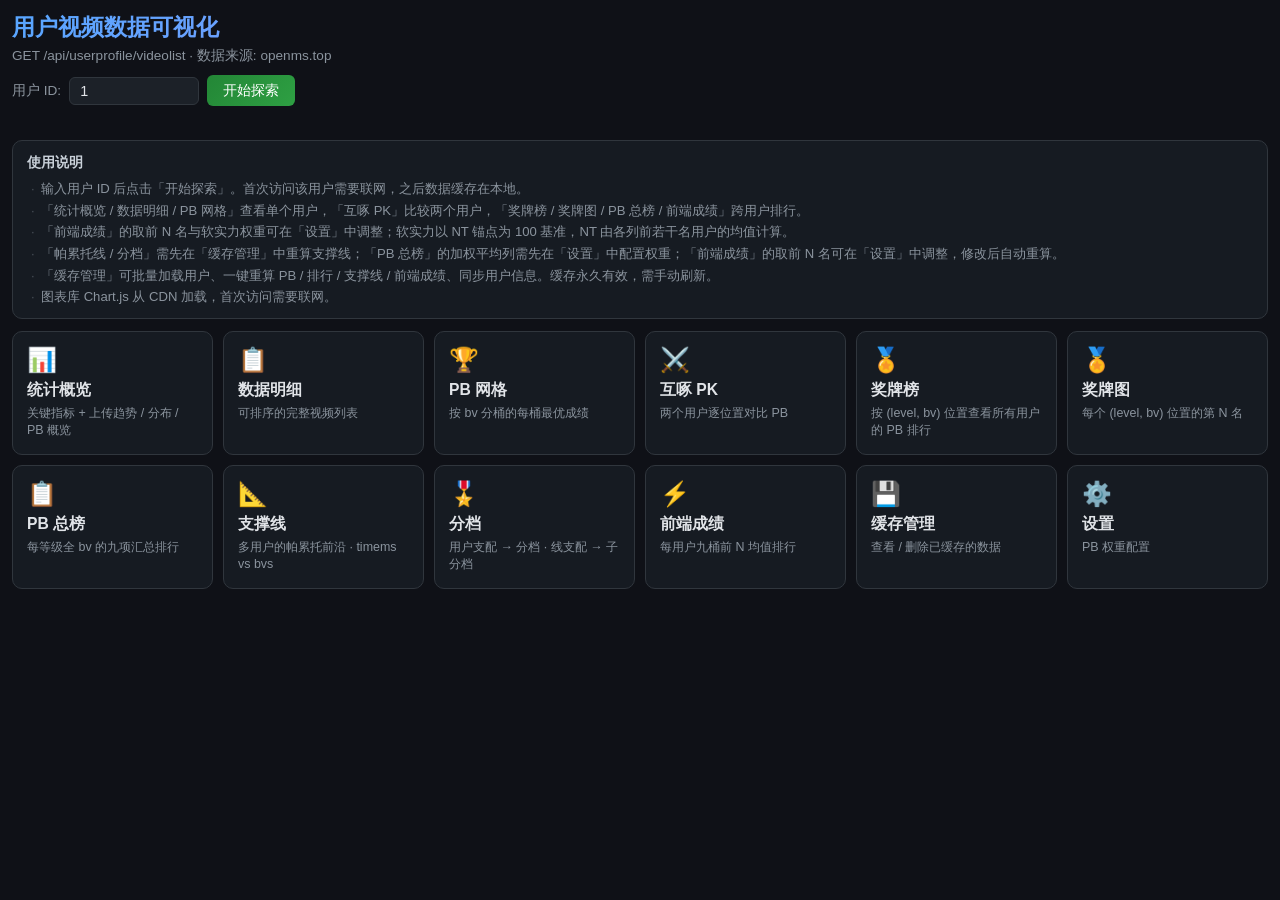
<file: index.html>
<!DOCTYPE html>
<html lang="zh-CN">
<head>
  <meta charset="UTF-8">
  <meta name="viewport" content="width=device-width, initial-scale=1.0">
  <title>用户视频数据可视化</title>
  <link rel="stylesheet" href="css/base.css">
  <link rel="stylesheet" href="css/components.css">
</head>
<body>
  <h1>用户视频数据可视化</h1>
  <p class="subtitle">GET /api/userprofile/videolist · 数据来源: openms.top</p>

  <div class="controls">
    <label for="userId">用户 ID:</label>
    <input type="number" id="userId" placeholder="例如 1" value="1" min="1">
    <button onclick="nav('stats.html')">开始探索</button>
  </div>
  <div class="status" id="prefetchTip"></div>

  <div class="usage-note">
    <strong>使用说明</strong>
    <ul>
      <li>输入用户 ID 后点击「开始探索」。首次访问该用户需要联网，之后数据缓存在本地。</li>
      <li>「统计概览 / 数据明细 / PB 网格」查看单个用户，「互啄 PK」比较两个用户，「奖牌榜 / 奖牌图 / PB 总榜 / 前端成绩」跨用户排行。</li>
      <li>「前端成绩」的取前 N 名与软实力权重可在「设置」中调整；软实力以 NT 锚点为 100 基准，NT 由各列前若干名用户的均值计算。</li>
      <li>「帕累托线 / 分档」需先在「缓存管理」中重算支撑线；「PB 总榜」的加权平均列需先在「设置」中配置权重；「前端成绩」的取前 N 名可在「设置」中调整，修改后自动重算。</li>
      <li>「缓存管理」可批量加载用户、一键重算 PB / 排行 / 支撑线 / 前端成绩、同步用户信息。缓存永久有效，需手动刷新。</li>
      <li>图表库 Chart.js 从 CDN 加载，首次访问需要联网。</li>
    </ul>
  </div>

  <div class="nav-cards">
    <a class="nav-card" href="#" onclick="nav('stats.html')">
      <div class="icon">📊</div>
      <h3>统计概览</h3>
      <p>关键指标 + 上传趋势 / 分布 / PB 概览</p>
    </a>
    <a class="nav-card" href="#" onclick="nav('table.html')">
      <div class="icon">📋</div>
      <h3>数据明细</h3>
      <p>可排序的完整视频列表</p>
    </a>
    <a class="nav-card" href="#" onclick="nav('pb.html')">
      <div class="icon">🏆</div>
      <h3>PB 网格</h3>
      <p>按 bv 分桶的每桶最优成绩</p>
    </a>
    <a class="nav-card" href="duel.html">
      <div class="icon">⚔️</div>
      <h3>互啄 PK</h3>
      <p>两个用户逐位置对比 PB</p>
    </a>
    <a class="nav-card" href="medals.html">
      <div class="icon">🏅</div>
      <h3>奖牌榜</h3>
      <p>按 (level, bv) 位置查看所有用户的 PB 排行</p>
    </a>
    <a class="nav-card" href="medal-grid.html">
      <div class="icon">🏅</div>
      <h3>奖牌图</h3>
      <p>每个 (level, bv) 位置的第 N 名</p>
    </a>
    <a class="nav-card" href="pb-rank.html">
      <div class="icon">📋</div>
      <h3>PB 总榜</h3>
      <p>每等级全 bv 的九项汇总排行</p>
    </a>
    <a class="nav-card" href="support.html">
      <div class="icon">📐</div>
      <h3>支撑线</h3>
      <p>多用户的帕累托前沿 · timems vs bvs</p>
    </a>
    <a class="nav-card" href="tiers.html">
      <div class="icon">🎖️</div>
      <h3>分档</h3>
      <p>用户支配 → 分档 · 线支配 → 子分档</p>
    </a>
    <a class="nav-card" href="frontend-rank.html">
      <div class="icon">⚡</div>
      <h3>前端成绩</h3>
      <p>每用户九桶前 N 均值排行</p>
    </a>
    <a class="nav-card" href="cache-manager.html">
      <div class="icon">💾</div>
      <h3>缓存管理</h3>
      <p>查看 / 删除已缓存的数据</p>
    </a>
    <a class="nav-card" href="settings.html">
      <div class="icon">⚙️</div>
      <h3>设置</h3>
      <p>PB 权重配置</p>
    </a>
  </div>

  <script src="js/deps.js"></script>
  <script src="js/loader.js" data-entry="api"></script>
  <script>
    document.addEventListener('scripts-ready', () => {
      const input = document.getElementById('userId');
      const tip = document.getElementById('prefetchTip');

      const urlId = Utils.getUserId();
      const savedId = Utils.lastUserId();
      if (urlId) input.value = urlId;
      else if (savedId) input.value = savedId;
      if (input.value) input.dispatchEvent(new Event('input'));

      window.nav = function (page) {
        const id = input.value.trim();
        if (!id || isNaN(id) || Number(id) < 1) { alert('请输入有效的用户 ID'); return; }
        Utils.rememberUserId(id);
        location.href = `${page}?user_id=${id}`;
      };

      let timer;
      input.addEventListener('input', e => {
        clearTimeout(timer);
        const id = e.target.value.trim();
        if (!id || isNaN(id) || Number(id) < 1) { tip.textContent = ''; return; }
        Utils.rememberUserId(id);
        timer = setTimeout(async () => {
          if (input.value.trim() !== id) return;
          const cached = await Cache.read(id);
          if (cached) {
            tip.textContent = `⚡ 已缓存 ${cached.data.length} 条 · ${Cache.ageText(cached.age)}`;
            return;
          }
          tip.textContent = '预加载中...';
          try {
            const data = await fetchVideos(id);
            if (input.value.trim() !== id) return;
            await Cache.write(id, data);
            tip.textContent = `✓ 已预加载 ${data.length} 条数据`;
          } catch { tip.textContent = ''; }
        }, 600);
      });

      input.addEventListener('keydown', e => {
        if (e.key === 'Enter') window.nav('stats.html');
      });
    });
  </script>
</body>
</html>
</file>
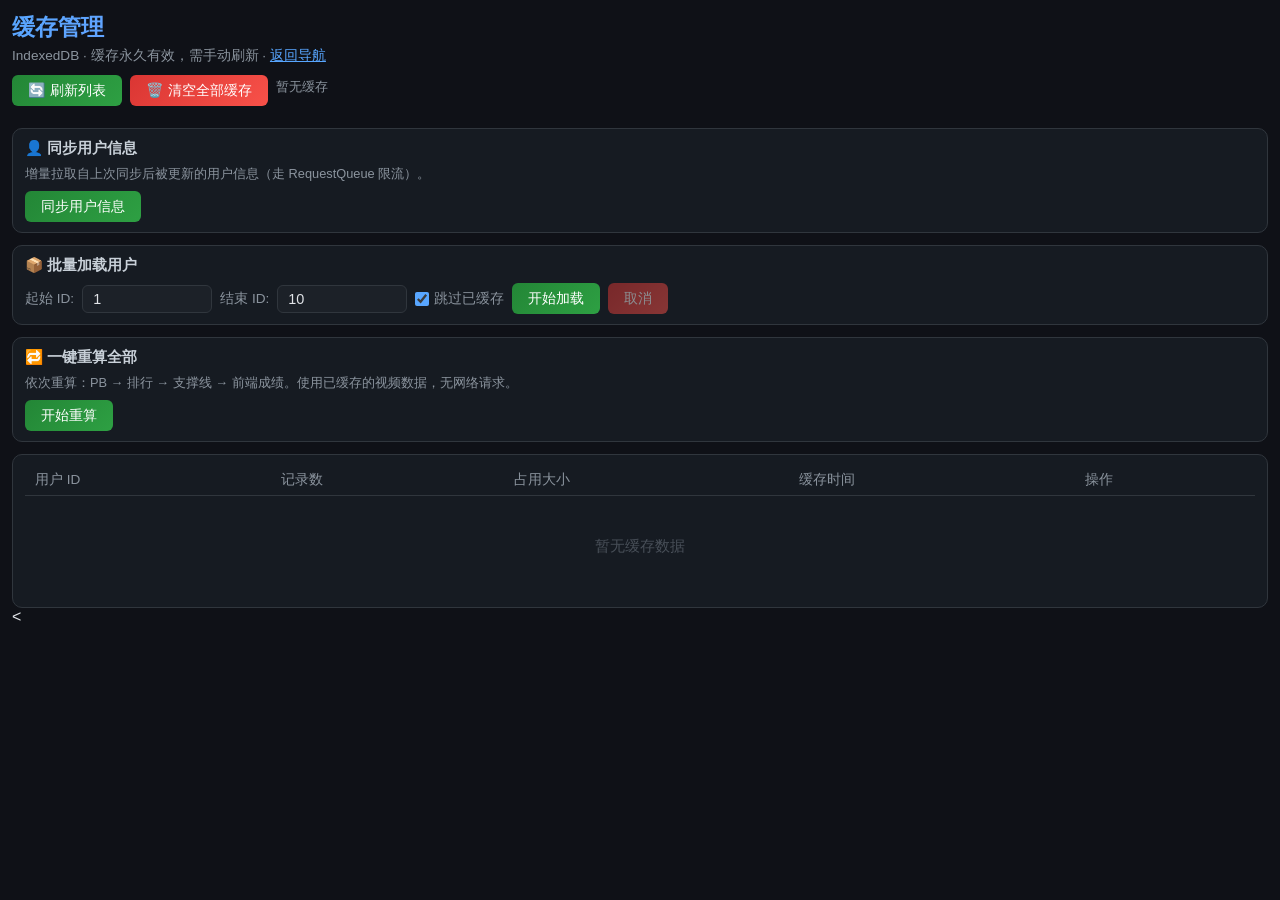
<file: cache-manager.html>
<!DOCTYPE html>
<html lang="zh-CN">
<head>
  <meta charset="UTF-8">
  <meta name="viewport" content="width=device-width, initial-scale=1.0">
  <title>缓存管理 - 用户视频数据</title>
  <link rel="stylesheet" href="css/base.css">
  <link rel="stylesheet" href="css/components.css">
  <link rel="stylesheet" href="css/cache-manager.css">
  <link rel="stylesheet" href="css/batch-loader.css">
</head>
<body>
  <h1>缓存管理</h1>
  <p class="subtitle">
    IndexedDB · 缓存永久有效，需手动刷新 ·
    <a href="index.html" style="color:#58a6ff;">返回导航</a>
  </p>

  <div class="controls">
    <button onclick="refreshList()">🔄 刷新列表</button>
    <button class="danger" onclick="clearAllCaches()">🗑️ 清空全部缓存</button>
    <span class="status" id="status"></span>
  </div>

  <div class="summary" id="summary"></div>

  <div class="batch-section">
    <h3>👤 同步用户信息</h3>
    <p class="hint">增量拉取自上次同步后被更新的用户信息（走 RequestQueue 限流）。</p>
    <div class="controls">
      <button id="userSyncStart" onclick="syncUserInfo()">同步用户信息</button>
      <span id="userSyncMeta" class="hint"></span>
    </div>
    <div class="batch-progress" id="userSyncProgress"></div>
  </div>

  <div class="batch-section">
    <h3>📦 批量加载用户</h3>
    <div class="controls">
      <label for="batchFrom">起始 ID:</label>
      <input type="number" id="batchFrom" value="1" min="1">
      <label for="batchTo">结束 ID:</label>
      <input type="number" id="batchTo" value="10" min="1">
      <label class="checkbox-label">
        <input type="checkbox" id="batchSkipCached" checked>
        跳过已缓存
      </label>
      <button id="batchStart" onclick="startBatchLoad()">开始加载</button>
      <button id="batchCancel" class="danger" onclick="cancelBatchLoad()" disabled>取消</button>
    </div>
    <div class="batch-progress" id="batchProgress"></div>
  </div>

  <div class="batch-section">
    <h3>🔁 一键重算全部</h3>
    <p class="hint">
      依次重算：PB → 排行 → 支撑线 → 前端成绩。使用已缓存的视频数据，无网络请求。
    </p>
    <div class="controls">
      <button id="recalcAllStart" onclick="recalcEverything()">开始重算</button>
    </div>
    <div class="batch-progress" id="recalcAllProgress"></div>
  </div>

  <div class="cache-table-section">
    <table id="cacheTable">
      <thead>
        <tr>
          <th>用户 ID</th>
          <th>记录数</th>
          <th>占用大小</th>
          <th>缓存时间</th>
          <th>操作</th>
        </tr>
      </thead>
      <tbody id="cacheTableBody"></tbody>
    </table>
    <div id="emptyState" class="empty-state" style="display:none;">暂无缓存数据</div>
  </div>

  <<script src="js/deps.js"></script>
  <script src="js/loader.js" data-entry="cacheManager,batchLoader,recalcPBs,userCache,userSyncUI"></script>
</body>
</html>
</file>
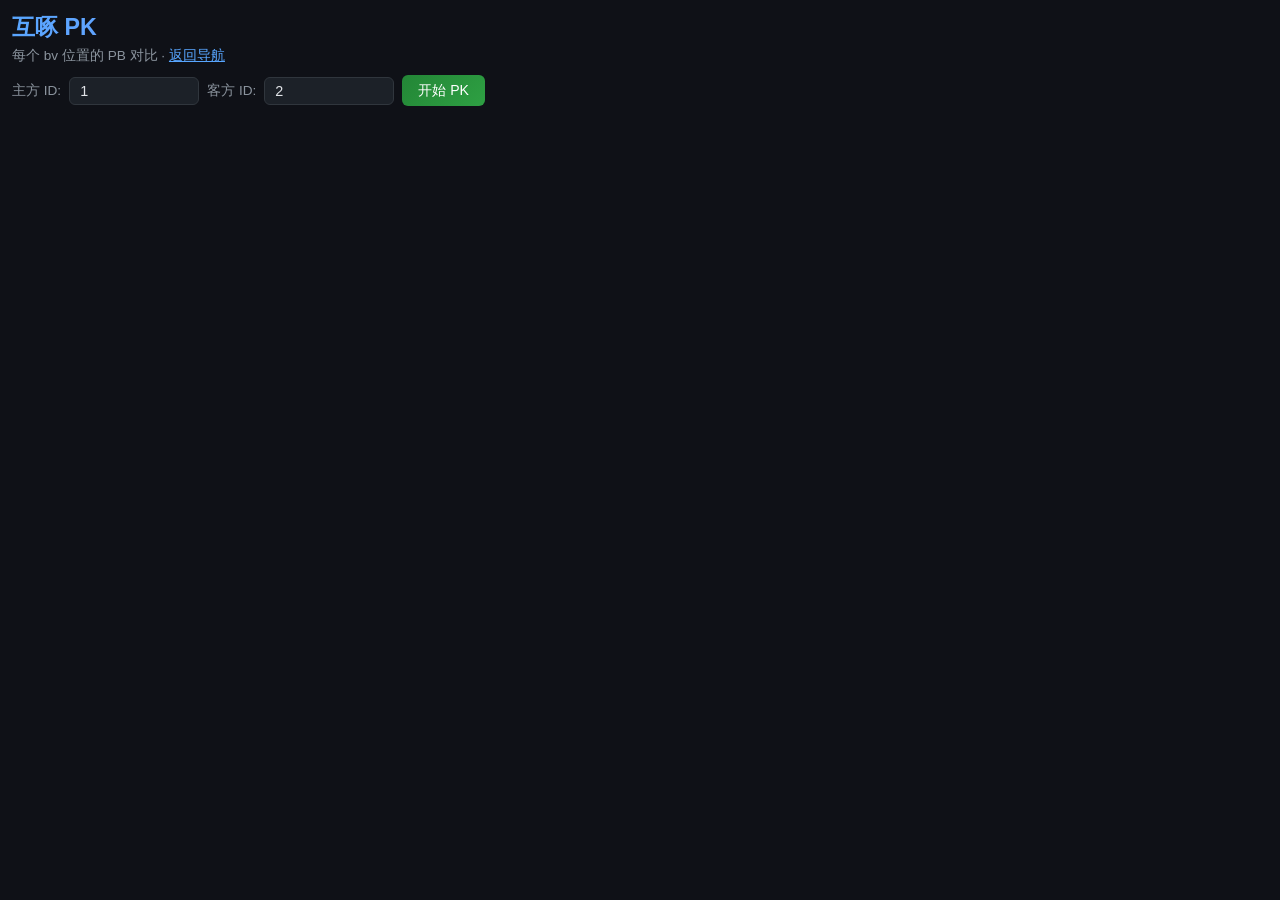
<file: duel.html>
<!DOCTYPE html>
<html lang="zh-CN">
<head>
  <meta charset="UTF-8">
  <meta name="viewport" content="width=device-width, initial-scale=1.0">
  <title>互啄 PK - 用户视频数据</title>
  <link rel="stylesheet" href="css/base.css">
  <link rel="stylesheet" href="css/components.css">
  <link rel="stylesheet" href="css/duel.css">
</head>
<body>
  <h1>互啄 PK</h1>
  <p class="subtitle">
    每个 bv 位置的 PB 对比 · 
    <a href="index.html" style="color:#58a6ff;">返回导航</a>
  </p>

  <div id="duelForm" style="display:none;">
    <div class="controls">
      <label>主方 ID:</label>
      <input type="number" id="user1" value="1" min="1">
      <label>客方 ID:</label>
      <input type="number" id="user2" value="2" min="1">
      <button onclick="startDuel()">开始 PK</button>
    </div>
  </div>

  <div id="duelSummary"></div>
  <div class="status" id="status"></div>
  <div id="duelContent"></div>

  <script src="js/deps.js"></script>
  <script src="js/loader.js" data-entry="duelPage"></script>
</body>
</html>
</file>
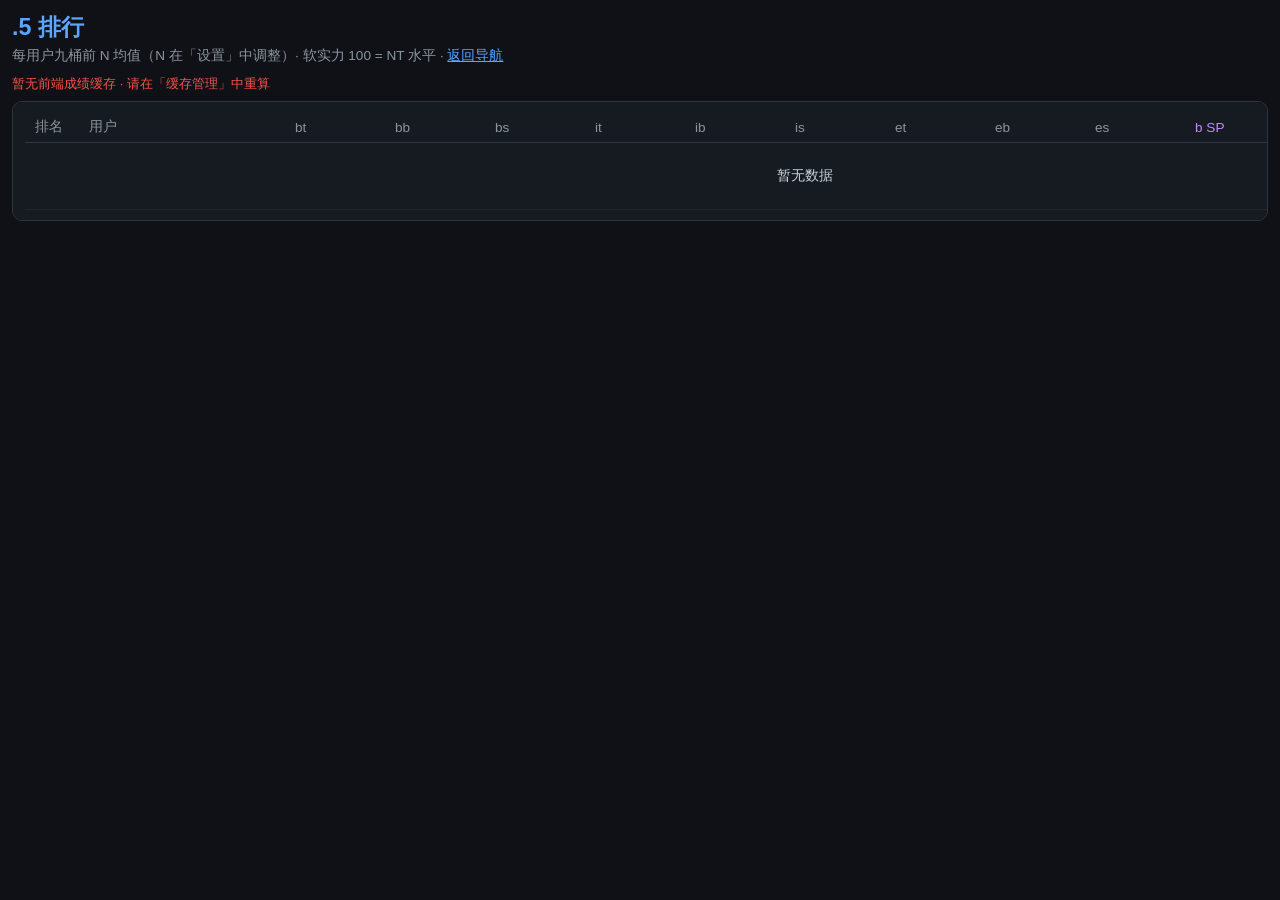
<file: frontend-rank.html>
<!DOCTYPE html>
<html lang="zh-CN">
<head>
  <meta charset="UTF-8">
  <meta name="viewport" content="width=device-width, initial-scale=1.0">
  <title>前端成绩 - 用户视频数据</title>
  <link rel="stylesheet" href="css/base.css">
  <link rel="stylesheet" href="css/components.css">
  <link rel="stylesheet" href="css/medals.css">
  <style>
    /* 15 列，横向滚动 */
    #fsTable { min-width: 1560px; }
    #fsHead th[data-key^="sp_"] { color: #bc8cff; }
  </style>
</head>
<body>
  <h1 id="pageTitle">前端成绩</h1>
  <p class="subtitle">
    每用户九桶前 N 均值（N 在「设置」中调整）· 软实力 100 = NT 水平 · 
    <a href="index.html" style="color:#58a6ff;">返回导航</a>
  </p>

  <div class="status" id="status"></div>

  <div class="medal-table-section">
    <table class="medal-table rank-table" id="fsTable">
      <thead id="fsHead"></thead>
      <tbody id="fsBody"></tbody>
    </table>
  </div>

  <script src="js/deps.js"></script>
  <script src="js/loader.js" data-entry="frontendRankPage"></script>
</body>
</html>
</file>
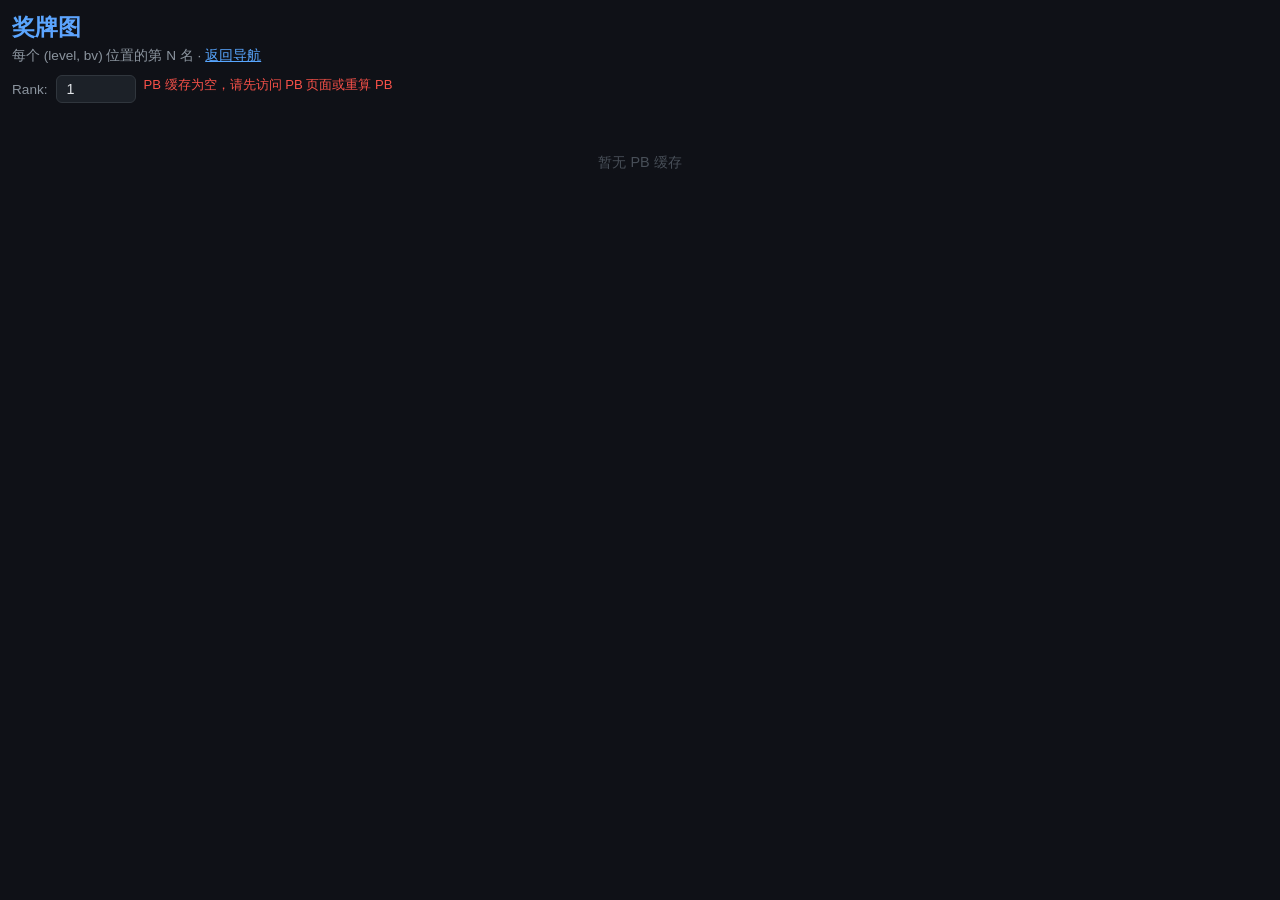
<file: medal-grid.html>
<!DOCTYPE html>
<html lang="zh-CN">
<head>
  <meta charset="UTF-8">
  <meta name="viewport" content="width=device-width, initial-scale=1.0">
  <title>奖牌图 - 用户视频数据</title>
  <link rel="stylesheet" href="css/base.css">
  <link rel="stylesheet" href="css/components.css">
  <link rel="stylesheet" href="css/medalGrid.css">
</head>
<body>
  <h1>奖牌图</h1>
  <p class="subtitle">
    每个 (level, bv) 位置的第 N 名 · 
    <a href="index.html" style="color:#58a6ff;">返回导航</a>
  </p>

  <div class="controls">
    <label for="rankInput">Rank:</label>
    <input type="number" id="rankInput" value="1" min="1" style="width:80px;">
    <span class="status" id="status"></span>
  </div>

  <div id="mgContent"></div>

  <script src="js/deps.js"></script>
  <script src="js/loader.js" data-entry="medalGridPage"></script>
</body>
</html>
</file>
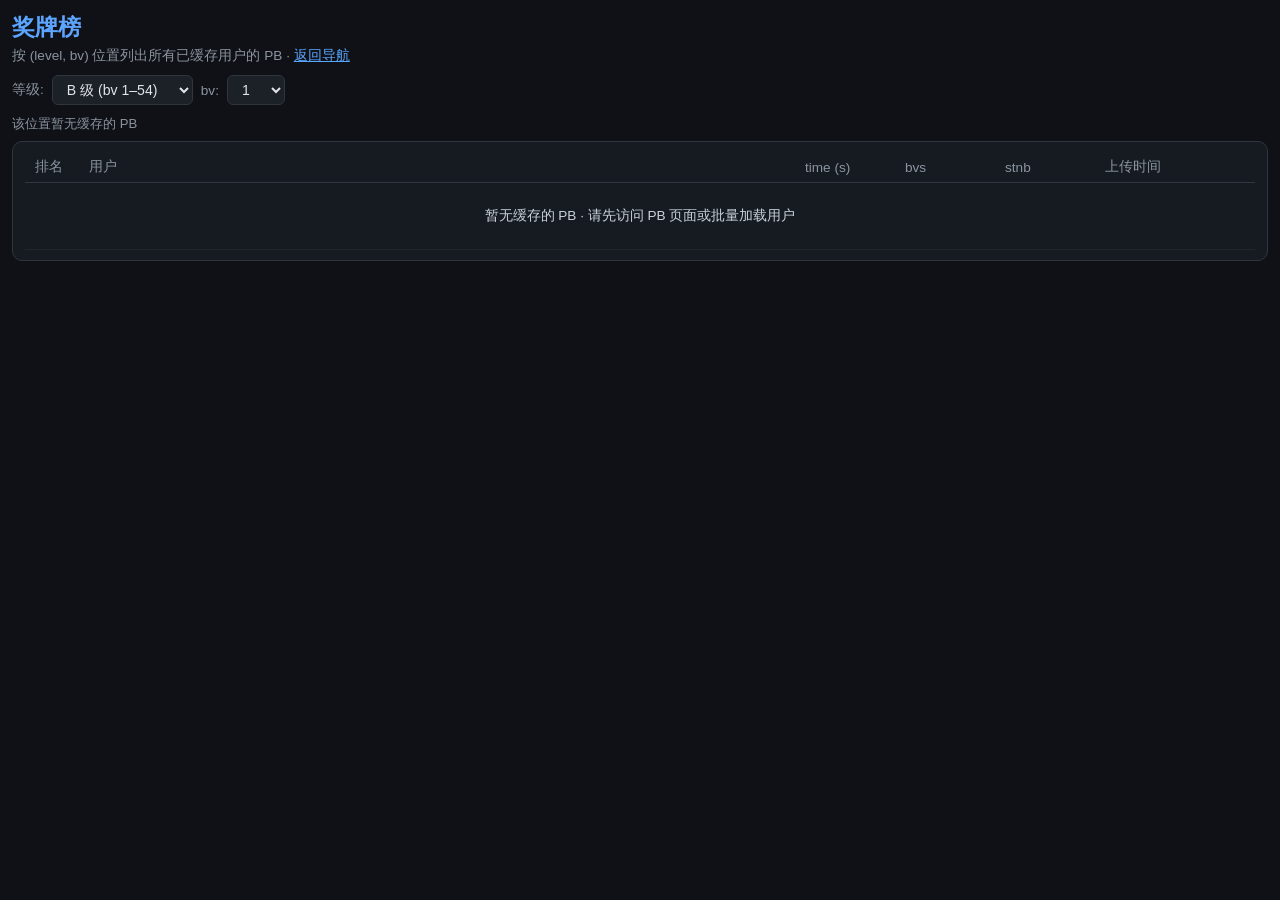
<file: medals.html>
<!DOCTYPE html>
<html lang="zh-CN">
<head>
  <meta charset="UTF-8">
  <meta name="viewport" content="width=device-width, initial-scale=1.0">
  <title>奖牌榜 - 用户视频数据</title>
  <link rel="stylesheet" href="css/base.css">
  <link rel="stylesheet" href="css/components.css">
  <link rel="stylesheet" href="css/medals.css">
</head>
<body>
  <h1>奖牌榜</h1>
  <p class="subtitle">
    按 (level, bv) 位置列出所有已缓存用户的 PB · 
    <a href="index.html" style="color:#58a6ff;">返回导航</a>
  </p>

  <div class="controls">
    <label for="levelSelect">等级:</label>
    <select id="levelSelect"></select>
    <label for="bvSelect">bv:</label>
    <select id="bvSelect"></select>
  </div>

  <div class="status" id="status"></div>

  <div class="medal-table-section">
    <table class="medal-table" id="medalTable">
      <thead>
        <tr>
          <th class="col-rank">排名</th>
          <th>用户</th>
          <th class="col-num">time (s)</th>
          <th class="col-num">bvs</th>
          <th class="col-num">stnb</th>
          <th class="col-time">上传时间</th>
        </tr>
      </thead>
      <tbody id="medalBody"></tbody>
    </table>
  </div>

  <script src="js/deps.js"></script>
  <script src="js/loader.js" data-entry="medalsPage"></script>
</body>
</html>
</file>
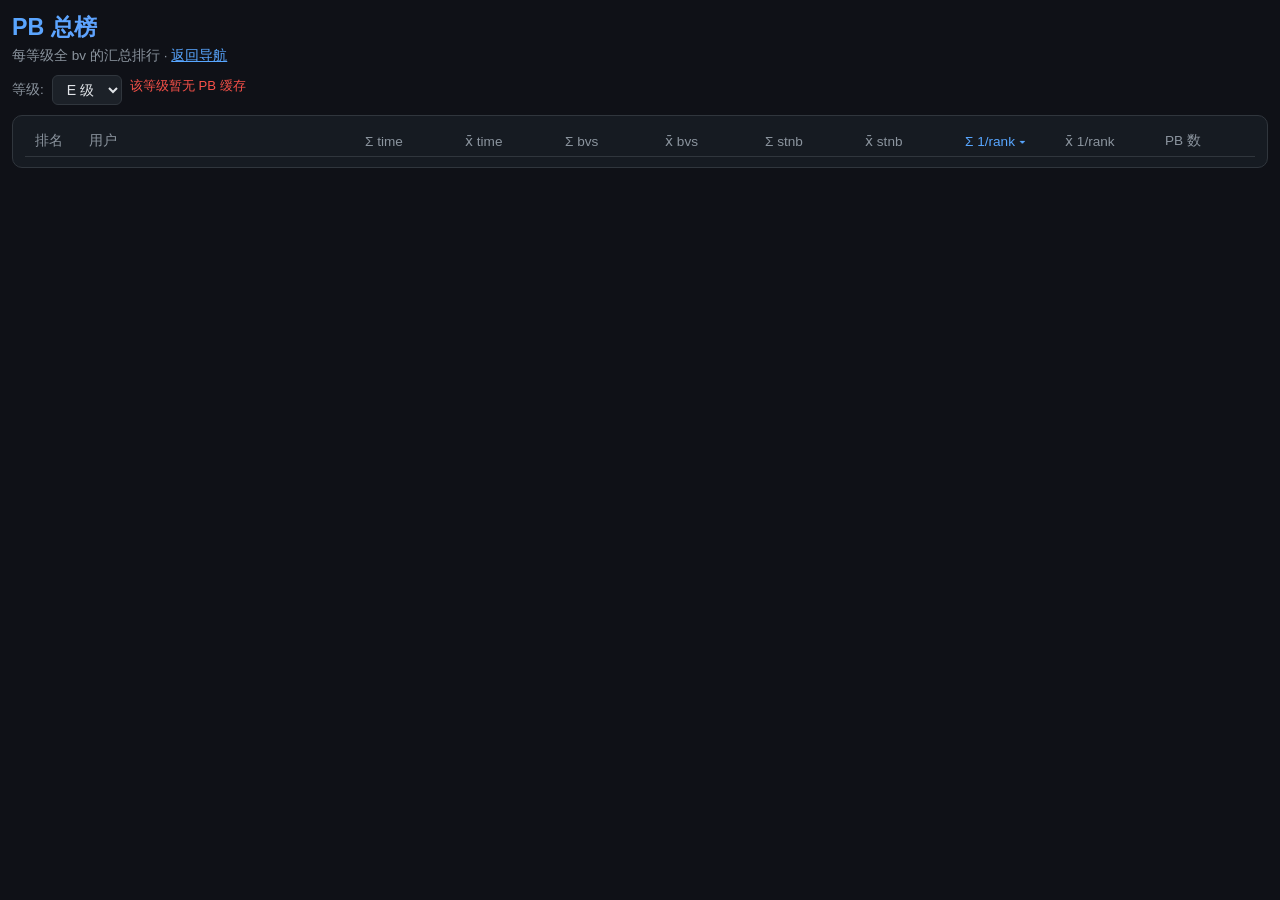
<file: pb-rank.html>
<!DOCTYPE html>
<html lang="zh-CN">
<head>
  <meta charset="UTF-8">
  <meta name="viewport" content="width=device-width, initial-scale=1.0">
  <title>PB 总榜 - 用户视频数据</title>
  <link rel="stylesheet" href="css/base.css">
  <link rel="stylesheet" href="css/components.css">
  <link rel="stylesheet" href="css/medals.css">
</head>
<body>
  <h1>PB 总榜</h1>
  <p class="subtitle">
    每等级全 bv 的汇总排行 · 
    <a href="index.html" style="color:#58a6ff;">返回导航</a>
  </p>

  <div class="controls">
    <label for="levelSelect">等级:</label>
    <select id="levelSelect"></select>
    <span class="status" id="status"></span>
  </div>

  <div class="medal-table-section">
    <table class="medal-table rank-table" id="rankTable">
      <thead id="rankHead"></thead>
      <tbody id="rankBody"></tbody>
    </table>
  </div>

  <script src="js/deps.js"></script>
  <script src="js/loader.js" data-entry="pbRankPage"></script>
</body>
</html>
</file>
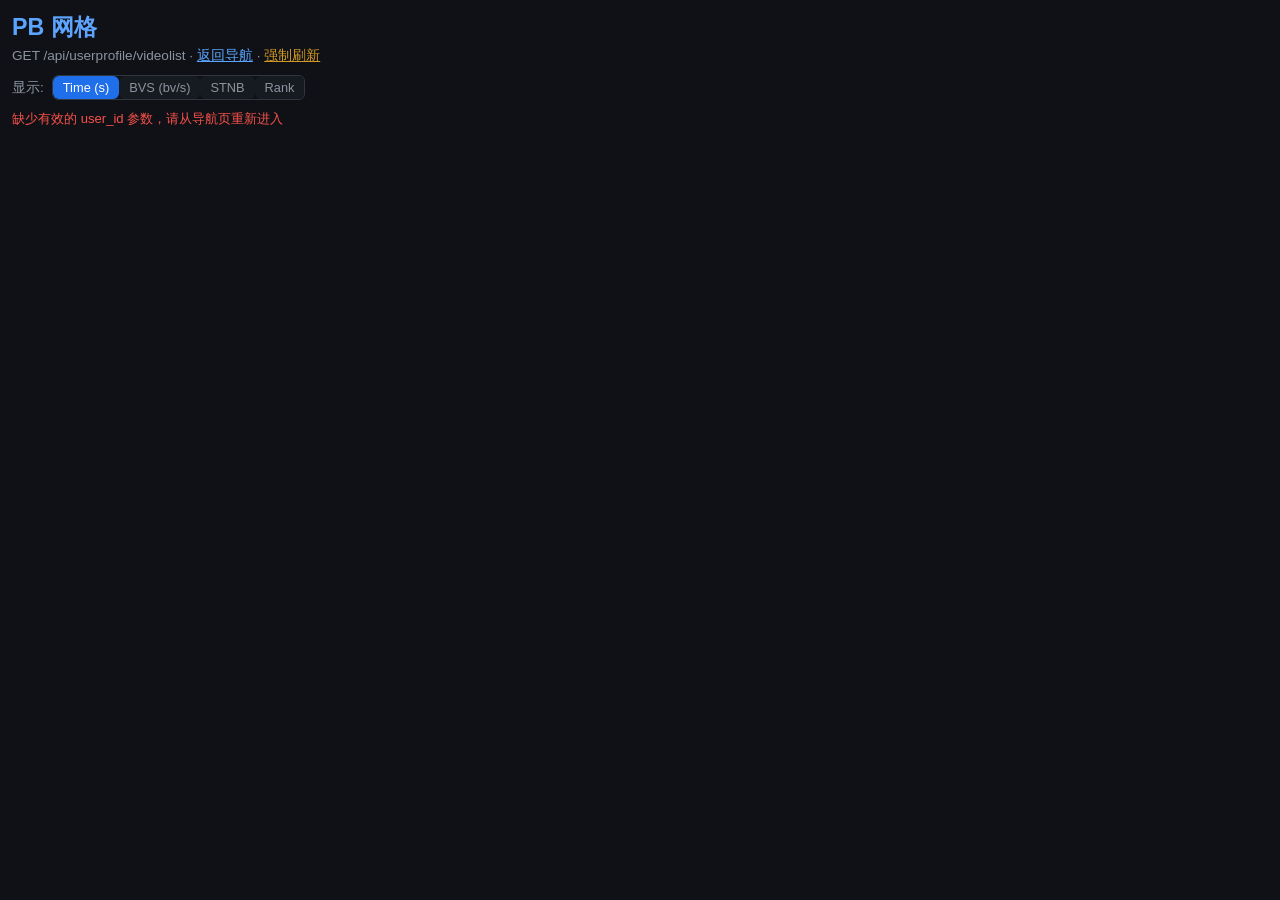
<file: pb.html>
<!DOCTYPE html>
<html lang="zh-CN">
<head>
  <meta charset="UTF-8">
  <meta name="viewport" content="width=device-width, initial-scale=1.0">
  <title>PB 网格 - 用户视频数据</title>
  <link rel="stylesheet" href="css/base.css">
  <link rel="stylesheet" href="css/components.css">
  <link rel="stylesheet" href="css/pb.css">
</head>
<body>
  <h1>PB 网格</h1>
  <p class="subtitle">
    GET /api/userprofile/videolist · 
    <a href="index.html" id="backLink" style="color:#58a6ff;">返回导航</a> · 
    <a href="#" id="refreshLink" style="color:#d29922;">强制刷新</a>
  </p>

  <div class="controls">
    <span class="mode-label">显示:</span>
    <div class="pb-mode-switch">
      <button data-mode="time">Time (s)</button>
      <button data-mode="bvs">BVS (bv/s)</button>
      <button data-mode="stnb">STNB</button>
      <button data-mode="rank">Rank</button>
    </div>
  </div>

  <div class="status" id="status"></div>
  <div id="pbContent"></div>

  <script src="js/deps.js"></script>
  <script src="js/loader.js" data-entry="pbPage"></script>
</body>
</html>
</file>
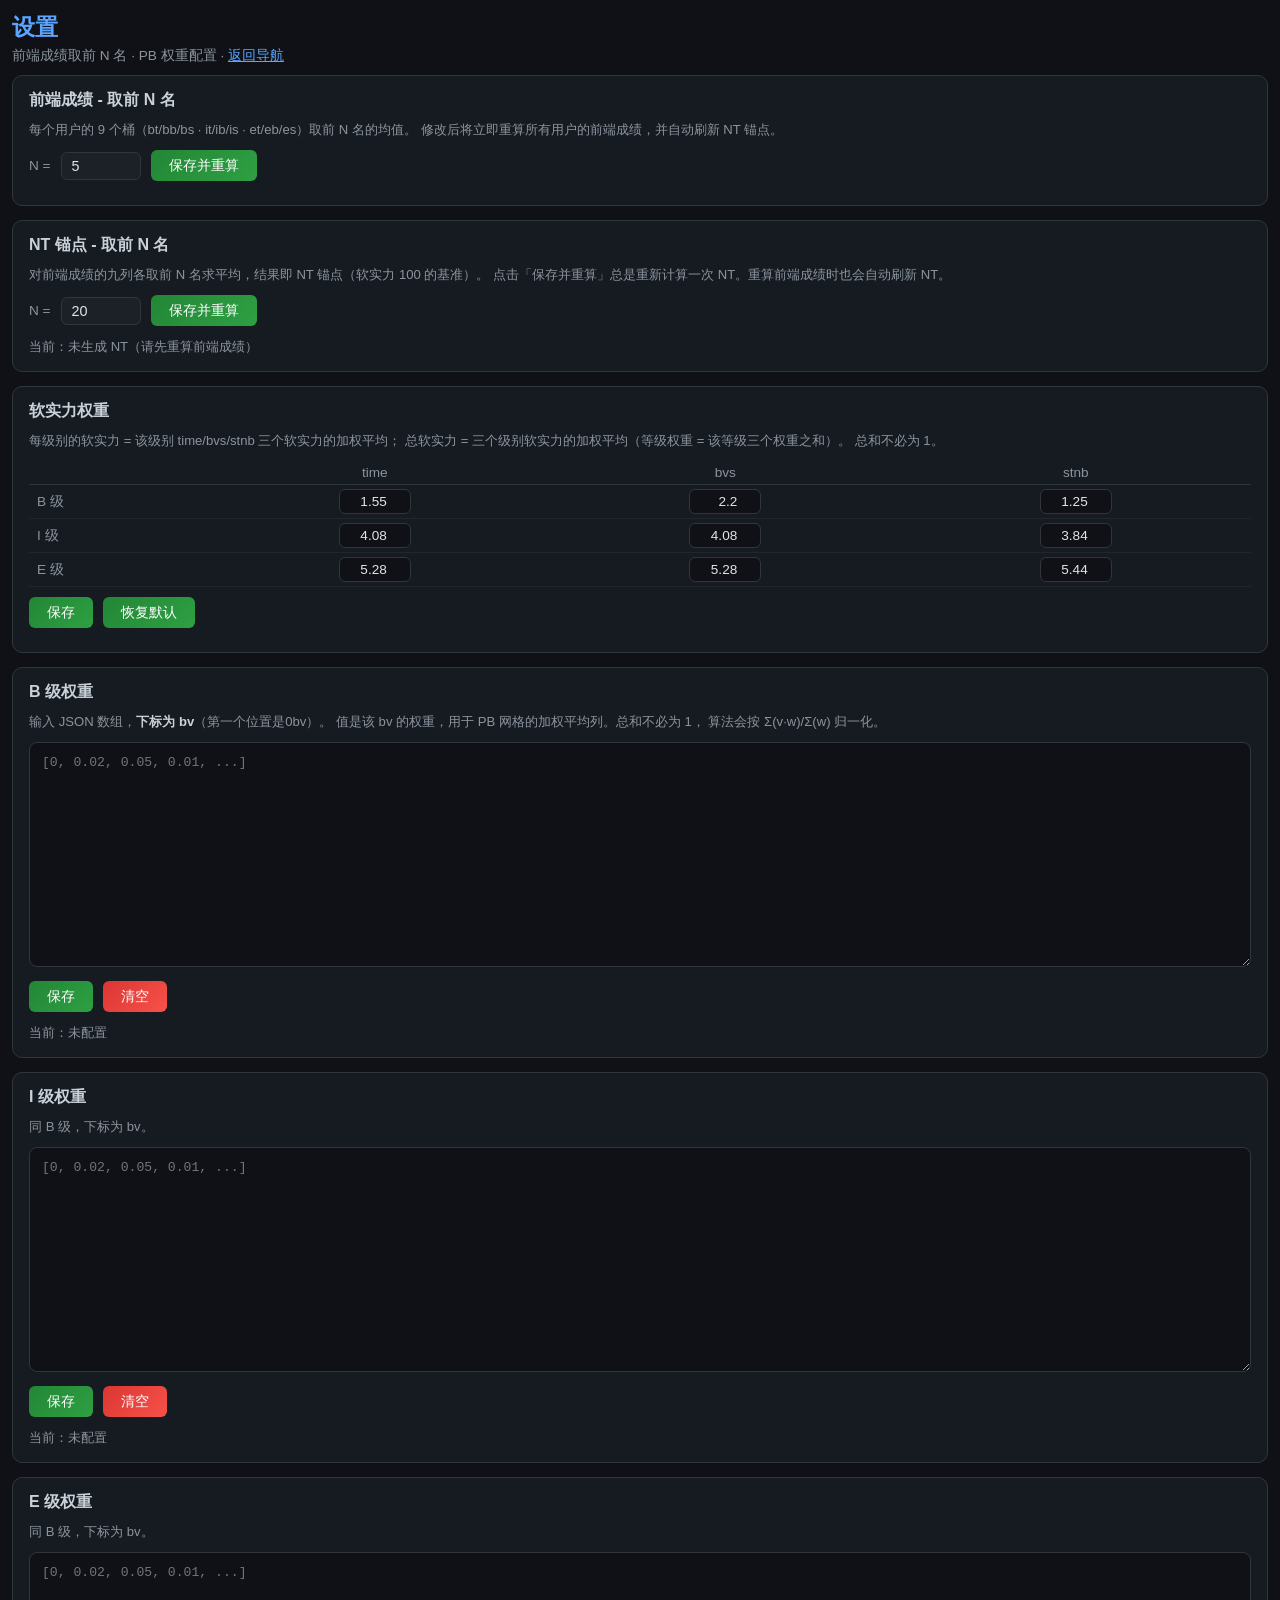
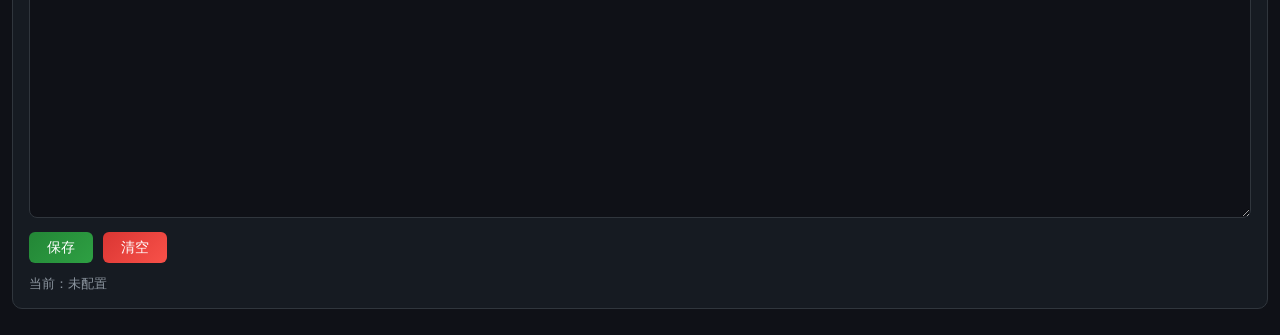
<file: settings.html>
<!DOCTYPE html>
<html lang="zh-CN">
<head>
  <meta charset="UTF-8">
  <meta name="viewport" content="width=device-width, initial-scale=1.0">
  <title>设置 - PB 权重</title>
  <link rel="stylesheet" href="css/base.css">
  <link rel="stylesheet" href="css/components.css">
  <link rel="stylesheet" href="css/settings.css">
</head>
<body>
  <h1>设置</h1>
  <p class="subtitle">
    前端成绩取前 N 名 · PB 权重配置 · 
    <a href="index.html" style="color:#58a6ff;">返回导航</a>
  </p>

  <div class="settings-section">
    <h3>前端成绩 - 取前 N 名</h3>
    <p class="hint">
      每个用户的 9 个桶（bt/bb/bs · it/ib/is · et/eb/es）取前 N 名的均值。
      修改后将立即重算所有用户的前端成绩，并自动刷新 NT 锚点。
    </p>
    <div class="controls">
      <label for="topNInput">N =</label>
      <input type="number" id="topNInput" min="1" max="100" value="5" style="width:80px;">
      <button onclick="saveTopN()">保存并重算</button>
      <span class="status" id="topNStatus"></span>
    </div>
  </div>

  <div class="settings-section">
    <h3>NT 锚点 - 取前 N 名</h3>
    <p class="hint">
      对前端成绩的九列各取前 N 名求平均，结果即 NT 锚点（软实力 100 的基准）。
      点击「保存并重算」总是重新计算一次 NT。重算前端成绩时也会自动刷新 NT。
    </p>
    <div class="controls">
      <label for="ntNInput">N =</label>
      <input type="number" id="ntNInput" min="1" max="500" value="20" style="width:80px;">
      <button onclick="saveNTN()">保存并重算</button>
      <span class="status" id="ntNStatus"></span>
    </div>
    <div class="hint info" id="ntPreview"></div>
  </div>

  <div class="settings-section">
    <h3>软实力权重</h3>
    <p class="hint">
      每级别的软实力 = 该级别 time/bvs/stnb 三个软实力的加权平均；
      总软实力 = 三个级别软实力的加权平均（等级权重 = 该等级三个权重之和）。
      总和不必为 1。
    </p>
    <table class="weights-table">
      <thead>
        <tr><th></th><th>time</th><th>bvs</th><th>stnb</th></tr>
      </thead>
      <tbody>
        <tr>
          <td>B 级</td>
          <td><input type="number" id="w-b-t" step="0.01" min="0"></td>
          <td><input type="number" id="w-b-b" step="0.01" min="0"></td>
          <td><input type="number" id="w-b-s" step="0.01" min="0"></td>
        </tr>
        <tr>
          <td>I 级</td>
          <td><input type="number" id="w-i-t" step="0.01" min="0"></td>
          <td><input type="number" id="w-i-b" step="0.01" min="0"></td>
          <td><input type="number" id="w-i-s" step="0.01" min="0"></td>
        </tr>
        <tr>
          <td>E 级</td>
          <td><input type="number" id="w-e-t" step="0.01" min="0"></td>
          <td><input type="number" id="w-e-b" step="0.01" min="0"></td>
          <td><input type="number" id="w-e-s" step="0.01" min="0"></td>
        </tr>
      </tbody>
    </table>
    <div class="controls">
      <button onclick="saveSoftWeights()">保存</button>
      <button onclick="resetSoftWeights()">恢复默认</button>
      <span class="status" id="softWeightStatus"></span>
    </div>
  </div>

  <div class="settings-section" data-level="b">
    <h3>B 级权重</h3>
    <p class="hint">
      输入 JSON 数组，<strong>下标为 bv</strong>（第一个位置是0bv）。
      值是该 bv 的权重，用于 PB 网格的加权平均列。总和不必为 1，
      算法会按 Σ(v·w)/Σ(w) 归一化。
    </p>
    <textarea id="weight-b" rows="10" placeholder='[0, 0.02, 0.05, 0.01, ...]'></textarea>
    <div class="controls">
      <button onclick="saveWeights('b')">保存</button>
      <button class="danger" onclick="clearWeights('b')">清空</button>
      <span class="status" id="status-b"></span>
    </div>
    <div class="hint info" id="info-b"></div>
  </div>

  <div class="settings-section" data-level="i">
    <h3>I 级权重</h3>
    <p class="hint">同 B 级，下标为 bv。</p>
    <textarea id="weight-i" rows="10" placeholder='[0, 0.02, 0.05, 0.01, ...]'></textarea>
    <div class="controls">
      <button onclick="saveWeights('i')">保存</button>
      <button class="danger" onclick="clearWeights('i')">清空</button>
      <span class="status" id="status-i"></span>
    </div>
    <div class="hint info" id="info-i"></div>
  </div>

  <div class="settings-section" data-level="e">
    <h3>E 级权重</h3>
    <p class="hint">同 B 级，下标为 bv。</p>
    <textarea id="weight-e" rows="12" placeholder='[0, 0.02, 0.05, 0.01, ...]'></textarea>
    <div class="controls">
      <button onclick="saveWeights('e')">保存</button>
      <button class="danger" onclick="clearWeights('e')">清空</button>
      <span class="status" id="status-e"></span>
    </div>
    <div class="hint info" id="info-e"></div>
  </div>

  <script src="js/deps.js"></script>
  <script src="js/loader.js" data-entry="settingsPage"></script>
</body>
</html>
</file>
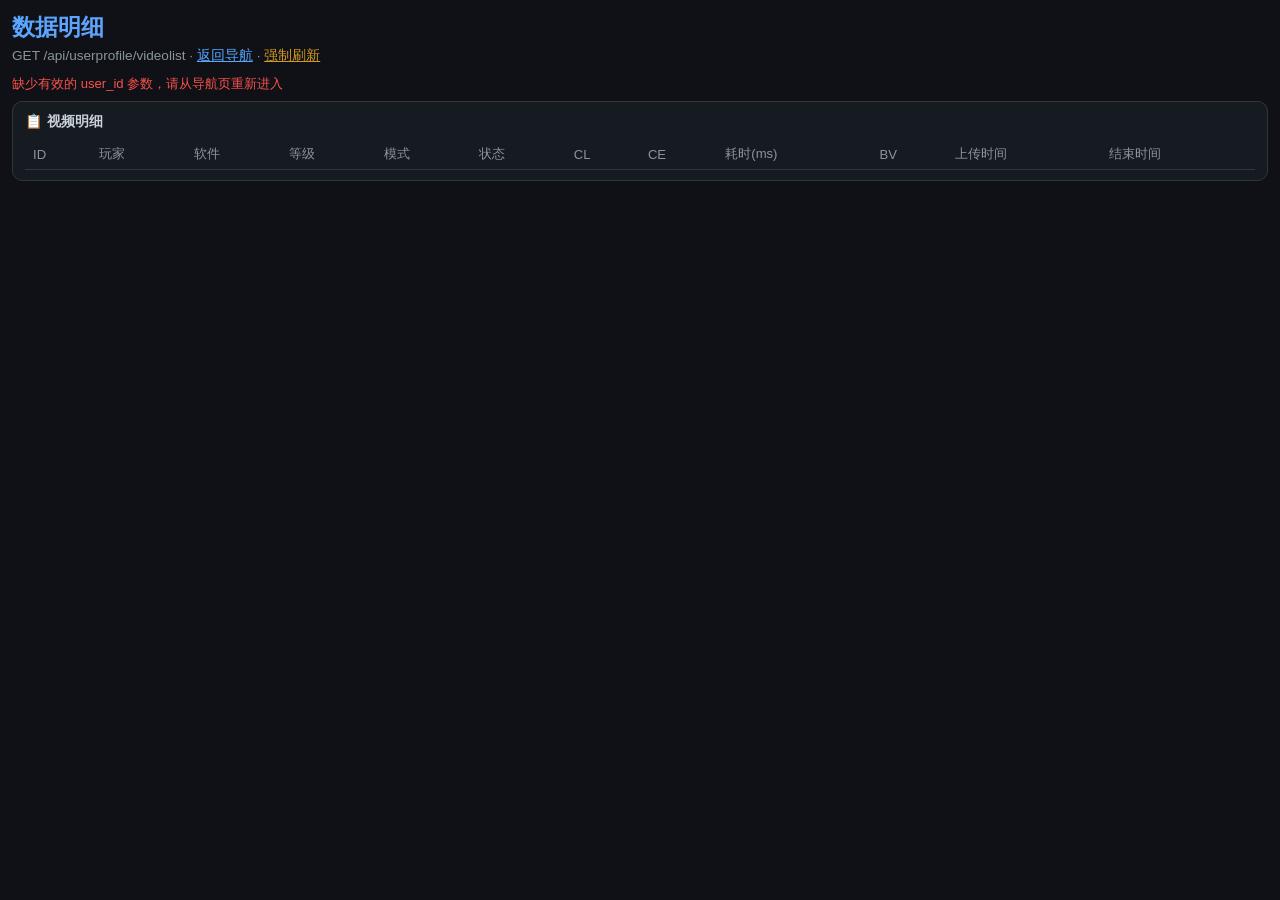
<file: table.html>
<!DOCTYPE html>
<html lang="zh-CN">
<head>
  <meta charset="UTF-8">
  <meta name="viewport" content="width=device-width, initial-scale=1.0">
  <title>数据明细 - 用户视频数据</title>
  <link rel="stylesheet" href="css/base.css">
  <link rel="stylesheet" href="css/components.css">
</head>
<body>
  <h1>数据明细</h1>
  <p class="subtitle">
    GET /api/userprofile/videolist · 
    <a href="index.html" id="backLink" style="color:#58a6ff;">返回导航</a> · 
    <a href="#" id="refreshLink" style="color:#d29922;">强制刷新</a>
  </p>

  <div class="status" id="status"></div>

  <div class="table-section">
    <h3>📋 视频明细
      <span id="tableCount" style="color:#8b949e;font-weight:400;"></span>
    </h3>
    <div class="table-wrap">
      <table id="dataTable">
        <thead>
          <tr>
            <th onclick="sortTable('id')">ID</th>
            <th onclick="sortTable('player')">玩家</th>
            <th onclick="sortTable('software')">软件</th>
            <th onclick="sortTable('level')">等级</th>
            <th onclick="sortTable('mode')">模式</th>
            <th onclick="sortTable('state')">状态</th>
            <th onclick="sortTable('cl')">CL</th>
            <th onclick="sortTable('ce')">CE</th>
            <th onclick="sortTable('timems')">耗时(ms)</th>
            <th onclick="sortTable('bv')">BV</th>
            <th onclick="sortTable('upload_time')">上传时间</th>
            <th onclick="sortTable('end_time')">结束时间</th>
          </tr>
        </thead>
        <tbody></tbody>
      </table>
    </div>
  </div>

  <script src="js/deps.js"></script>
  <script src="js/loader.js" data-entry="tablePage"></script>
</body>
</html>
</file>
<file: css/base.css>
* { box-sizing: border-box; margin: 0; padding: 0; }

body {
  font-family: -apple-system, BlinkMacSystemFont, 'Segoe UI', Roboto, sans-serif;
  background: #0f1117;
  color: #e1e4e8;
  padding: 12px;
  min-height: 100vh;
}

h1 {
  font-size: 1.45rem;
  font-weight: 600;
  margin-bottom: 4px;
  background: linear-gradient(135deg, #58a6ff, #bc8cff);
  -webkit-background-clip: text;
  -webkit-text-fill-color: transparent;
  background-clip: text;
}

.subtitle { color: #8b949e; font-size: 0.85rem; margin-bottom: 10px; }

.controls { display: flex; gap: 8px; align-items: center; flex-wrap: wrap; margin-bottom: 10px; }
.controls label { font-size: 0.85rem; color: #8b949e; }
.controls input {
  background: #1c2128;
  border: 1px solid #30363d;
  color: #e1e4e8;
  padding: 5px 10px;
  border-radius: 6px;
  font-size: 0.9rem;
  width: 130px;
  outline: none;
}
.controls input:focus { border-color: #58a6ff; }
.controls button {
  background: linear-gradient(135deg, #238636, #2ea043);
  border: none; color: #fff;
  padding: 6px 16px; border-radius: 6px;
  font-size: 0.88rem; font-weight: 500; cursor: pointer;
}
.controls button:hover { opacity: 0.9; }
.controls button:disabled { opacity: 0.5; cursor: not-allowed; }

.status { font-size: 0.82rem; color: #8b949e; margin-bottom: 8px; min-height: 1.2em; }
.status.error { color: #f85149; }
.status.success { color: #3fb950; }

/* 导航卡片 */
.nav-cards {
  display: grid;
  grid-template-columns: repeat(auto-fit, minmax(200px, 1fr));
  gap: 10px;
  margin-top: 12px;
}
.nav-card {
  display: block;
  background: #161b22;
  border: 1px solid #30363d;
  border-radius: 10px;
  padding: 14px;
  text-decoration: none;
  color: inherit;
  transition: border-color 0.2s, transform 0.2s;
  cursor: pointer;
}
.nav-card:hover { border-color: #58a6ff; transform: translateY(-1px); }
.nav-card .icon { font-size: 1.5rem; margin-bottom: 6px; }
.nav-card h3 { font-size: 0.98rem; margin-bottom: 4px; color: #e1e4e8; }
.nav-card p { font-size: 0.78rem; color: #8b949e; line-height: 1.4; }

.empty-state { text-align: center; padding: 40px 16px; color: #484f58; font-size: 0.95rem; }

@media (max-width: 600px) {
  body { padding: 10px; }
  h1 { font-size: 1.25rem; }
}

.usage-note {
  background: #161b22;
  border: 1px solid #30363d;
  border-radius: 10px;
  padding: 10px 14px;
  margin-bottom: 12px;
  font-size: 0.82rem;
  color: #8b949e;
  line-height: 1.65;
}
.usage-note strong {
  display: block;
  color: #c9d1d9;
  font-size: 0.88rem;
  margin-bottom: 4px;
}
.usage-note ul {
  list-style: none;
  padding-left: 0;
  margin: 0;
}
.usage-note li {
  padding-left: 14px;
  position: relative;
}
.usage-note li::before {
  content: '·';
  position: absolute;
  left: 4px;
  color: #484f58;
}
</file>
<file: css/components.css>
/* 统计卡片 */
.stats-grid {
  display: grid;
  grid-template-columns: repeat(auto-fit, minmax(140px, 1fr));
  gap: 8px;
  margin-bottom: 12px;
}
.stat-card {
  background: #161b22;
  border: 1px solid #30363d;
  border-radius: 10px;
  padding: 10px 12px;
  transition: border-color 0.2s;
}
.stat-card:hover { border-color: #58a6ff; }
.stat-card .label {
  font-size: 0.72rem; color: #8b949e;
  text-transform: uppercase; letter-spacing: 0.04em; margin-bottom: 2px;
}
.stat-card .value { font-size: 1.35rem; font-weight: 700; color: #e1e4e8; line-height: 1.2; }
.stat-card .value.small { font-size: 0.95rem; }

/* 图表网格 */
.charts-grid {
  display: grid;
  grid-template-columns: repeat(auto-fit, minmax(320px, 1fr));
  gap: 10px;
  margin-bottom: 12px;
}
.chart-card {
  background: #161b22;
  border: 1px solid #30363d;
  border-radius: 10px;
  padding: 10px 12px;
}
.chart-card h3 { font-size: 0.88rem; font-weight: 600; color: #c9d1d9; margin-bottom: 8px; }
.chart-card canvas { max-height: 220px; }

/* 表格 */
.table-section {
  background: #161b22;
  border: 1px solid #30363d;
  border-radius: 10px;
  padding: 10px 12px;
  overflow-x: auto;
}
.table-section h3 { font-size: 0.88rem; font-weight: 600; color: #c9d1d9; margin-bottom: 8px; }
.table-wrap { max-height: 560px; overflow-y: auto; }
table { width: 100%; border-collapse: collapse; font-size: 0.82rem; }
th {
  text-align: left; padding: 6px 8px; color: #8b949e;
  font-weight: 500; border-bottom: 1px solid #30363d;
  white-space: nowrap; cursor: pointer; user-select: none;
  position: sticky; top: 0; background: #161b22;
}
th:hover { color: #58a6ff; }
td { padding: 6px 8px; border-bottom: 1px solid #21262d; color: #c9d1d9; white-space: nowrap; }
tr:hover td { background: #1c2128; }
</file>
<file: css/cache-manager.css>
.summary {
  display: grid;
  grid-template-columns: repeat(auto-fit, minmax(140px, 1fr));
  gap: 8px;
  margin-bottom: 12px;
}
.summary .stat-card {
  background: #161b22;
  border: 1px solid #30363d;
  border-radius: 10px;
  padding: 10px 12px;
}
.summary .stat-card .label {
  font-size: 0.72rem; color: #8b949e;
  text-transform: uppercase; letter-spacing: 0.04em; margin-bottom: 2px;
}
.summary .stat-card .value { font-size: 1.3rem; font-weight: 700; color: #e1e4e8; }

.cache-table-section {
  background: #161b22;
  border: 1px solid #30363d;
  border-radius: 10px;
  padding: 10px 12px;
  overflow-x: auto;
}
#cacheTable { width: 100%; border-collapse: collapse; font-size: 0.85rem; }
#cacheTable th {
  text-align: left; padding: 6px 10px;
  color: #8b949e; font-weight: 500;
  border-bottom: 1px solid #30363d;
  white-space: nowrap;
}
#cacheTable td {
  padding: 6px 10px;
  border-bottom: 1px solid #21262d;
  color: #c9d1d9;
  white-space: nowrap;
  vertical-align: middle;
}
#cacheTable tr:hover td { background: #1c2128; }
.muted { color: #8b949e; font-size: 0.78rem; }

.actions { display: flex; gap: 10px; }
.btn-link {
  background: none; border: none; padding: 0;
  color: #58a6ff; cursor: pointer;
  text-decoration: none; font-size: 0.82rem;
  font-family: inherit;
}
.btn-link:hover { text-decoration: underline; }
.btn-link.warn { color: #d29922; }
.btn-link.danger { color: #f85149; }

button.danger {
  background: linear-gradient(135deg, #da3633, #f85149) !important;
}

.batch-section .hint {
  font-size: 0.8rem;
  color: #8b949e;
  margin-bottom: 8px;
}
</file>
<file: css/batch-loader.css>
.batch-section {
  background: #161b22;
  border: 1px solid #30363d;
  border-radius: 10px;
  padding: 10px 12px;
  margin-bottom: 12px;
}
.batch-section h3 {
  font-size: 0.92rem;
  font-weight: 600;
  color: #c9d1d9;
  margin-bottom: 8px;
}
.batch-section .controls { margin-bottom: 0; }

.checkbox-label {
  display: inline-flex;
  align-items: center;
  gap: 5px;
  font-size: 0.82rem;
  color: #8b949e;
  cursor: pointer;
  user-select: none;
}
.checkbox-label input[type="checkbox"] {
  accent-color: #58a6ff;
  width: 14px;
  height: 14px;
  cursor: pointer;
}

.batch-progress { margin-top: 8px; }
.batch-progress:empty { display: none; }

.progress-bar {
  height: 6px;
  background: #21262d;
  border-radius: 3px;
  overflow: hidden;
  margin-bottom: 6px;
}
.progress-bar-fill {
  height: 100%;
  background: linear-gradient(90deg, #1f6feb, #58a6ff);
  transition: width 0.3s ease;
}

.progress-stats {
  display: flex;
  flex-wrap: wrap;
  gap: 12px;
  font-size: 0.8rem;
  color: #8b949e;
  font-variant-numeric: tabular-nums;
}
.progress-stats .ok { color: #3fb950; }
.progress-stats .fail { color: #f85149; }
.progress-stats .skip { color: #d29922; }
.progress-stats .current { color: #58a6ff; }

.batch-result { margin-top: 8px; font-size: 0.85rem; }
.batch-result.success { color: #3fb950; }
.batch-result.warn { color: #d29922; }
.batch-result.error { color: #f85149; }
</file>
<file: css/duel.css>
.duel-summary {
  background: #161b22;
  border: 1px solid #30363d;
  border-radius: 10px;
  padding: 10px 12px;
  margin-bottom: 12px;
}
.duel-summary-title {
  font-size: 0.78rem;
  color: #8b949e;
  text-transform: uppercase;
  letter-spacing: 0.04em;
  margin-bottom: 6px;
}

/* PK 条 */
.duel-pk {
  position: relative;
  height: 22px;
  border-radius: 5px;
  overflow: hidden;
  background: #21262d;
  display: flex;
}
.duel-pk-large { height: 30px; border-radius: 6px; }
.duel-pk-host {
  background: linear-gradient(90deg, #0091c2, #00aeec);
  transition: width 0.3s ease;
}
.duel-pk-guest {
  background: linear-gradient(90deg, #e0567e, #fb7299);
  transition: width 0.3s ease;
}
.duel-pk-scores {
  position: absolute;
  inset: 0;
  display: flex;
  justify-content: space-between;
  align-items: center;
  padding: 0 10px;
  pointer-events: none;
  font-weight: 700;
  font-size: 0.78rem;
  font-variant-numeric: tabular-nums;
  color: #fff;
  text-shadow: 0 1px 2px rgba(0,0,0,0.6);
}
.duel-pk-large .duel-pk-scores { font-size: 0.95rem; padding: 0 12px; }

/* 级别卡片 */
.duel-section {
  background: #161b22;
  border: 1px solid #30363d;
  border-radius: 10px;
  padding: 10px 12px;
  margin-bottom: 12px;
  overflow-x: auto;
}
.duel-title {
  font-size: 0.92rem;
  font-weight: 600;
  color: #e1e4e8;
  margin-bottom: 8px;
  display: flex;
  align-items: baseline;
  gap: 8px;
}
.duel-sub { font-size: 0.75rem; color: #8b949e; font-weight: 400; }
.duel-section .duel-pk { margin-bottom: 8px; }

/* 网格 */
.duel-grid {
  display: grid;
  grid-template-columns: 20px repeat(10, minmax(52px, 1fr));
  gap: 2px;
  min-width: 560px;
}
.duel-row-label {
  display: flex;
  align-items: center;
  justify-content: center;
  font-size: 0.65rem;
  color: #484f58;
  line-height: 1;
}

.duel-cell {
  --c: 0,174,236;
  padding: 0 4px;
  border-radius: 4px;
  display: flex;
  align-items: center;
  justify-content: center;
  font-size: 0.72rem;
  font-weight: 600;
  line-height: 1.4;
  font-variant-numeric: tabular-nums;
  white-space: nowrap;
  background: rgba(var(--c), 0.15);
  border: 1px solid rgba(var(--c), 0.45);
  color: rgb(var(--c));
  transition: background 0.12s, border-color 0.12s, opacity 0.12s;
}
.duel-cell:hover { background: rgba(var(--c), 0.28); border-color: rgb(var(--c)); }

.duel-host { --c: 0,174,236; }
.duel-guest { --c: 251,114,153; }
.duel-both { --c: 255,192,0; }

.duel-host_only,
.duel-guest_only { opacity: 0.5; }
.duel-host_only  { --c: 0,174,236; }
.duel-guest_only { --c: 251,114,153; }
.duel-host_only:hover,
.duel-guest_only:hover { opacity: 0.85; }

.duel-empty {
  --c: 48,54,61;
  background: #10141a;
  border-color: #21262d;
  color: #30363d;
  font-weight: 400;
}
.duel-empty:hover { background: #10141a; border-color: #21262d; }

.duel-grid-empty {
  padding: 8px 4px;
  font-size: 0.82rem;
  color: #484f58;
}

@media (max-width: 600px) {
  .duel-grid { gap: 1px; min-width: 480px; }
  .duel-cell { font-size: 0.65rem; padding: 0 2px; }
  .duel-row-label { font-size: 0.6rem; }
}
</file>
<file: css/medals.css>
.controls select {
  background: #1c2128;
  border: 1px solid #30363d;
  color: #e1e4e8;
  padding: 5px 10px;
  border-radius: 6px;
  font-size: 0.88rem;
  font-family: inherit;
  outline: none;
  cursor: pointer;
  transition: border-color 0.2s;
}
.controls select:focus { border-color: #58a6ff; }

.medal-table-section {
  background: #161b22;
  border: 1px solid #30363d;
  border-radius: 10px;
  padding: 10px 12px;
  overflow-x: auto;
}

.medal-table {
  width: 100%;
  border-collapse: collapse;
  font-size: 0.85rem;
}
.medal-table th {
  text-align: left;
  padding: 6px 10px;
  color: #8b949e;
  font-weight: 500;
  border-bottom: 1px solid #30363d;
  white-space: nowrap;
}
.medal-table td {
  padding: 6px 10px;
  border-bottom: 1px solid #21262d;
  color: #c9d1d9;
  white-space: nowrap;
}
.medal-table tr:hover td { background: #1c2128; }

.medal-table-section h3 {
  font-size: 0.92rem;
  font-weight: 600;
  color: #c9d1d9;
  margin-bottom: 8px;
}

.col-rank { width: 54px; text-align: center; }
.col-num  { width: 100px; text-align: right; }
.col-time { width: 160px; }

td.num {
  text-align: right;
  font-variant-numeric: tabular-nums;
}

.medal-rank {
  text-align: center;
  font-weight: 700;
  color: #8b949e;
  font-variant-numeric: tabular-nums;
}
tr.rank-1 .medal-rank { color: #f0c674; font-size: 1.05rem; }
tr.rank-2 .medal-rank { color: #c9d1d9; font-size: 1.05rem; }
tr.rank-3 .medal-rank { color: #d29922; font-size: 1.05rem; }

.user-link {
  color: #58a6ff;
  text-decoration: none;
}
.user-link:hover { text-decoration: underline; }
.user-name {
  color: #8b949e;
  margin-left: 6px;
}

.medal-empty {
  text-align: center;
  color: #484f58;
  padding: 24px 16px !important;
}

.medal-table th.sortable {
  cursor: pointer;
  user-select: none;
  transition: color 0.12s;
}
.medal-table th.sortable:hover { color: #58a6ff; }
.medal-table th.sortable.active { color: #58a6ff; }
.medal-table th.sortable.active::after { content: ' ▾'; }

.rank-table { min-width: 1180px; }
</file>
<file: css/medalGrid.css>
.mg-section {
  background: #161b22;
  border: 1px solid #30363d;
  border-radius: 10px;
  padding: 10px 12px;
  margin-bottom: 12px;
  overflow-x: auto;
}

.mg-title {
  font-size: 0.92rem;
  font-weight: 600;
  color: #e1e4e8;
  margin-bottom: 8px;
  display: flex;
  align-items: baseline;
  gap: 8px;
}
.mg-sub { font-size: 0.75rem; color: #8b949e; font-weight: 400; }

/* 网格：比 PB 网格宽，容得下用户名 */
.mg-grid {
  display: grid;
  grid-template-columns: 20px repeat(10, minmax(76px, 1fr));
  gap: 2px;
  min-width: 840px;
}

.mg-corner { }

.mg-col-label,
.mg-row-label {
  display: flex;
  align-items: center;
  justify-content: center;
  font-size: 0.65rem;
  color: #484f58;
  line-height: 1;
  font-variant-numeric: tabular-nums;
}

.mg-cell {
  padding: 1px 2px;
  border-radius: 4px;
  display: flex;
  flex-wrap: wrap;          /* 空间不足自动换行 */
  align-items: center;
  justify-content: center;
  gap: 1px;                 /* 行/列间距 1px，小于网格 gap 2px */
  font-size: 0.7rem;
  line-height: 1.2;
  text-align: center;
  transition: background 0.12s, border-color 0.12s;
}

.mg-cell.mg-empty { background: transparent; }

.mg-cell.mg-missing {
  background: #10141a;
  border: 1px dashed #21262d;
  color: #30363d;
}

.mg-cell.mg-has {
  background: #1c2128;
  border: 1px solid #30363d;
  color: #e1e4e8;
}
.mg-cell.mg-has:hover {
  background: #21262d;
  border-color: #58a6ff;
  color: #58a6ff;
}

.mg-cell.mg-filled {
  opacity: 0.5;
}
.mg-cell.mg-filled:hover {
  opacity: 0.85;
}

.mg-empty-state {
  padding: 40px 16px;
  text-align: center;
  color: #484f58;
  font-size: 0.9rem;
}

@media (max-width: 600px) {
  .mg-grid { gap: 1px; min-width: 720px; }
  .mg-cell { font-size: 0.62rem; padding: 1px 2px; }
  .mg-col-label, .mg-row-label { font-size: 0.6rem; }
}

.mg-user {
  flex: 1 1 auto;           /* 横向撑满；多个用户平分剩余空间 */
  min-width: 0;
  padding: 0 3px;
  border-radius: 3px;
  overflow: hidden;
  text-overflow: ellipsis;
  white-space: nowrap;
  text-align: center;
}
</file>
<file: css/pb.css>
.pb-section {
  background: #161b22;
  border: 1px solid #30363d;
  border-radius: 10px;
  padding: 10px 12px;
  margin-bottom: 12px;
  overflow-x: auto;
}

.pb-title {
  font-size: 0.92rem;
  font-weight: 600;
  color: #e1e4e8;
  margin-bottom: 8px;
  display: flex;
  align-items: baseline;
  gap: 8px;
}
.pb-sub { font-size: 0.75rem; color: #8b949e; font-weight: 400; }

.pb-grid {
  display: grid;
  grid-template-columns: 20px repeat(10, minmax(56px, 1fr)) minmax(72px, 1.2fr) minmax(72px, 1.2fr);
  gap: 2px;
  min-width: 720px;
}

.pb-corner { }

.pb-col-label,
.pb-row-label {
  display: flex;
  align-items: center;
  justify-content: center;
  font-size: 0.65rem;
  color: #484f58;
  line-height: 1;
  font-variant-numeric: tabular-nums;
}

.pb-cell {
  padding: 0 4px;
  border-radius: 4px;
  display: flex;
  align-items: center;
  justify-content: center;
  gap: 3px;
  font-size: 0.72rem;
  line-height: 1.4;
  font-variant-numeric: tabular-nums;
  white-space: nowrap;
  transition: background 0.12s, border-color 0.12s;
}

.pb-cell.pb-empty { background: transparent; padding: 0; min-height: 1.4em; }

.pb-cell.pb-missing {
  background: #10141a;
  border: 1px dashed #21262d;
  color: #30363d;
}

.pb-cell.pb-has {
  background: #1c2128;
  border: 1px solid #30363d;
  color: #3fb950;
}
.pb-cell.pb-has:hover {
  background: #21262d;
  border-color: #58a6ff;
}

/* 内层片段：颜色继承外层（色阶通过行内 style 决定） */
.pb-time,
.pb-bvs,
.pb-stnb,
.pb-rank {
  font-weight: 600;
  font-variant-numeric: tabular-nums;
  color: inherit;
}

.pb-badge {
  display: inline-block;
  padding: 0 4px;
  border-radius: 3px;
  font-size: 0.6rem;
  font-weight: 500;
  line-height: 1.3;
  background: #30363d;
  color: #8b949e;
  font-variant-numeric: tabular-nums;
}
.pb-badge.warn { background: rgba(210,153,34,0.2); color: #d29922; }
.pb-badge.good { background: rgba(63,185,80,0.2);  color: #3fb950; }

/* 显示模式切换 */
.mode-label {
  font-size: 0.85rem;
  color: #8b949e;
}
.pb-mode-switch {
  display: inline-flex;
  border: 1px solid #30363d;
  border-radius: 6px;
  overflow: hidden;
}
.pb-mode-switch button {
  background: #161b22;
  border: none;
  color: #8b949e;
  padding: 4px 10px;
  font-size: 0.8rem;
  font-family: inherit;
  cursor: pointer;
  transition: background 0.15s, color 0.15s;
}
.pb-mode-switch button:hover { color: #e1e4e8; }
.pb-mode-switch button.active { background: #1f6feb; color: #fff; }

/* 十列右侧的求和 / 加权平均列 */
.pb-col-stat {
  color: #8b949e;
  font-weight: 600;
  font-size: 0.72rem;
}

.pb-stat {
  background: #1c2128;
  border: 1px solid #30363d;
  font-weight: 600;
  font-variant-numeric: tabular-nums;
  text-align: right;
  justify-content: flex-end;
  padding: 0 6px;
}
.pb-stat-missing {
  background: #10141a;
  border: 1px dashed #21262d;
  color: #30363d;
  font-weight: 400;
}

/* 概览（标题右侧的 Σ / x̄） */
.pb-overview {
  margin-left: auto;
  font-size: 0.78rem;
  color: #8b949e;
  font-weight: 500;
  font-variant-numeric: tabular-nums;
}

.pb-grid-empty {
  padding: 8px 4px;
  font-size: 0.82rem;
  color: #484f58;
}

@media (max-width: 600px) {
  .pb-grid { gap: 1px; min-width: 480px; }
  .pb-cell { font-size: 0.65rem; padding: 0 2px; }
  .pb-col-label, .pb-row-label { font-size: 0.6rem; }
  .pb-badge { font-size: 0.55rem; padding: 0 3px; }
}
</file>
<file: css/settings.css>
.settings-section {
  background: #161b22;
  border: 1px solid #30363d;
  border-radius: 10px;
  padding: 14px 16px;
  margin-bottom: 14px;
}
.settings-section h3 {
  font-size: 1rem;
  font-weight: 600;
  color: #c9d1d9;
  margin-bottom: 8px;
}
.settings-section .hint {
  font-size: 0.82rem;
  color: #8b949e;
  line-height: 1.6;
  margin-bottom: 10px;
}
.settings-section strong { color: #c9d1d9; }

.settings-section textarea {
  width: 100%;
  min-height: 160px;
  background: #0f1117;
  border: 1px solid #30363d;
  border-radius: 8px;
  color: #e1e4e8;
  font-family: ui-monospace, 'SF Mono', Menlo, Consolas, monospace;
  font-size: 0.82rem;
  line-height: 1.55;
  padding: 10px 12px;
  resize: vertical;
  outline: none;
  box-sizing: border-box;
}
.settings-section textarea:focus { border-color: #58a6ff; }

.settings-section .controls {
  display: flex;
  align-items: center;
  gap: 10px;
  margin-top: 10px;
}
.settings-section .controls button {
  background: linear-gradient(135deg, #238636, #2ea043);
  border: none; color: #fff;
  padding: 6px 18px; border-radius: 6px;
  font-size: 0.88rem; font-weight: 500; cursor: pointer;
}
.settings-section .controls button.danger {
  background: linear-gradient(135deg, #da3633, #f85149);
}
.settings-section .controls button:hover { opacity: 0.9; }

#currentInfo {
  margin-top: 10px;
  color: #58a6ff;
  font-size: 0.82rem;
}

.settings-section .hint.info {
  color: #8b949e;
  font-variant-numeric: tabular-nums;
  margin-top: 10px;
  margin-bottom: 0;
}
.settings-section .hint.info.ok {
  color: #58a6ff;
}

.weights-table {
  width: 100%;
  border-collapse: collapse;
  margin-bottom: 10px;
}
.weights-table th,
.weights-table td {
  padding: 4px 8px;
  text-align: center;
  color: #c9d1d9;
  font-size: 0.85rem;
}
.weights-table th {
  color: #8b949e;
  font-weight: 500;
  border-bottom: 1px solid #30363d;
}
.weights-table td:first-child {
  text-align: left;
  color: #8b949e;
}
.weights-table input[type="number"] {
  width: 72px;
  background: #0f1117;
  border: 1px solid #30363d;
  border-radius: 6px;
  color: #e1e4e8;
  padding: 4px 8px;
  font-family: inherit;
  font-size: 0.85rem;
  outline: none;
  text-align: right;
}
.weights-table input[type="number"]:focus { border-color: #58a6ff; }
</file>
